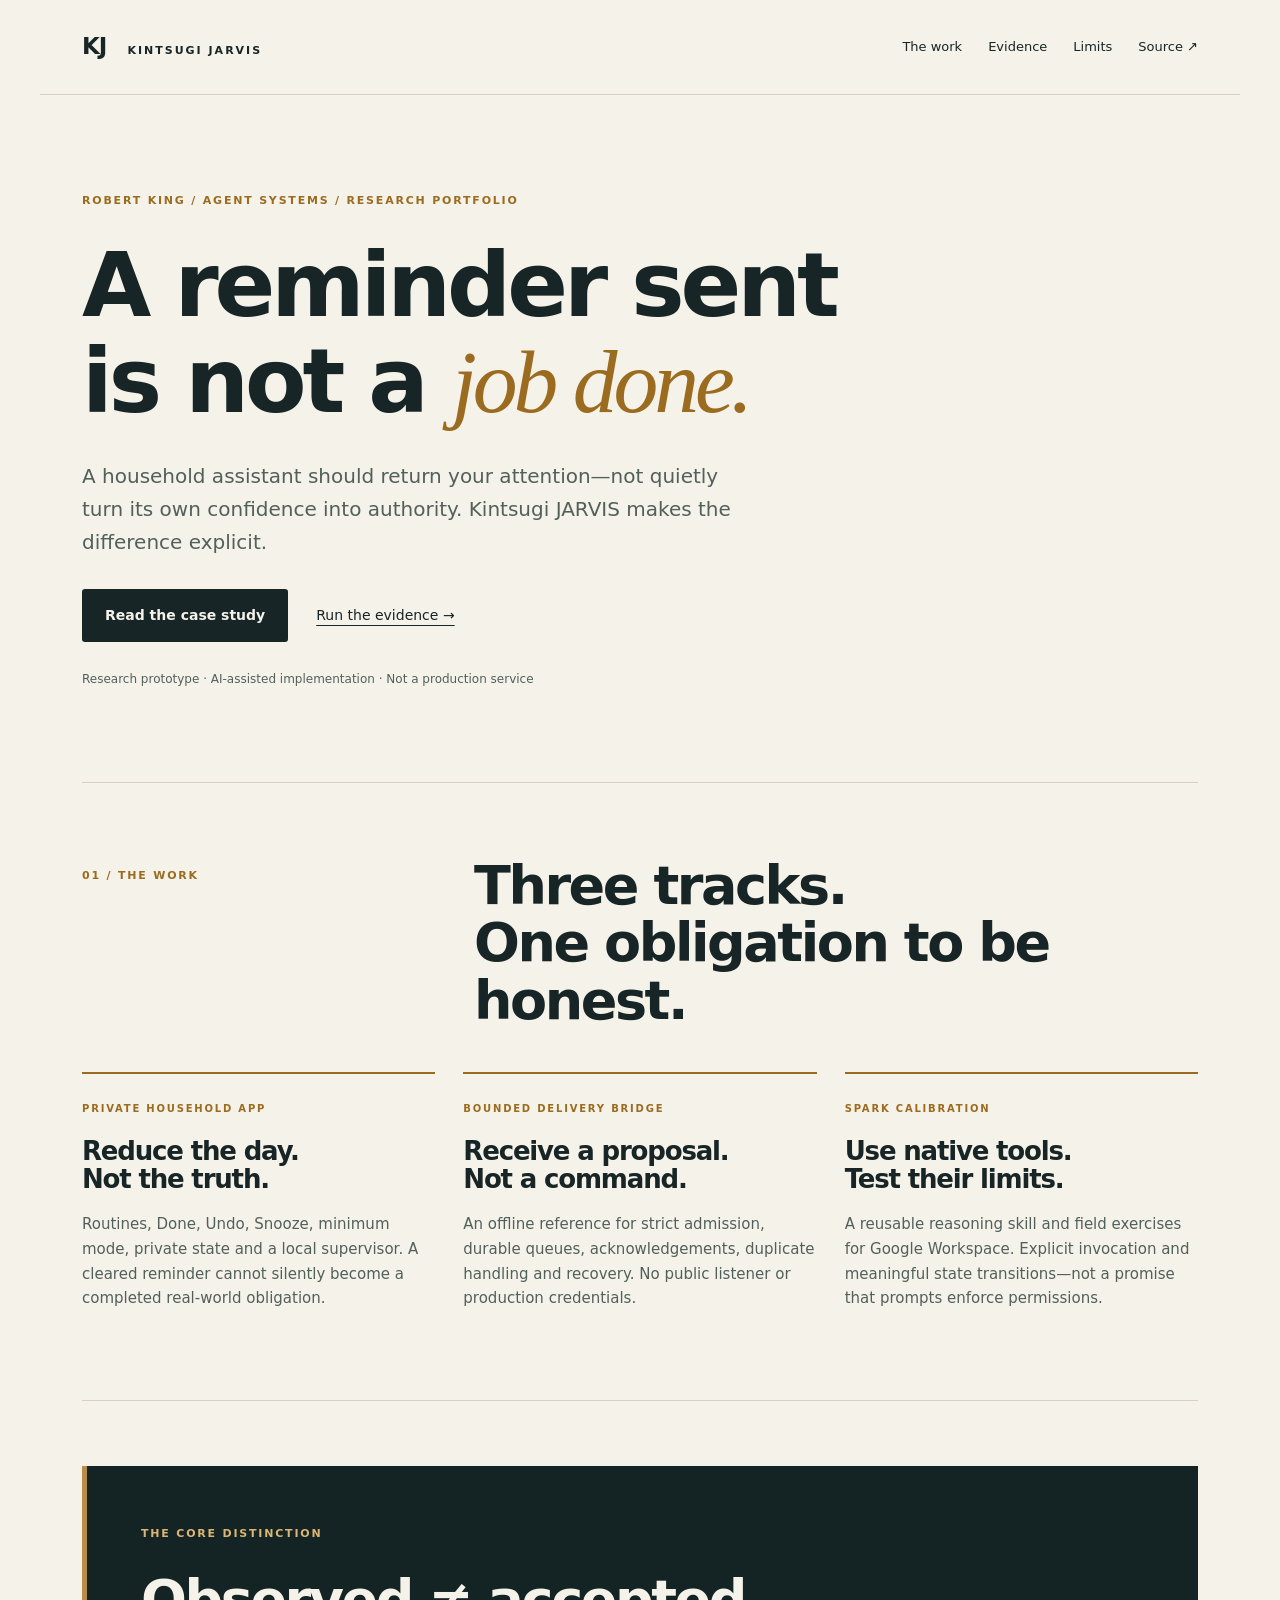
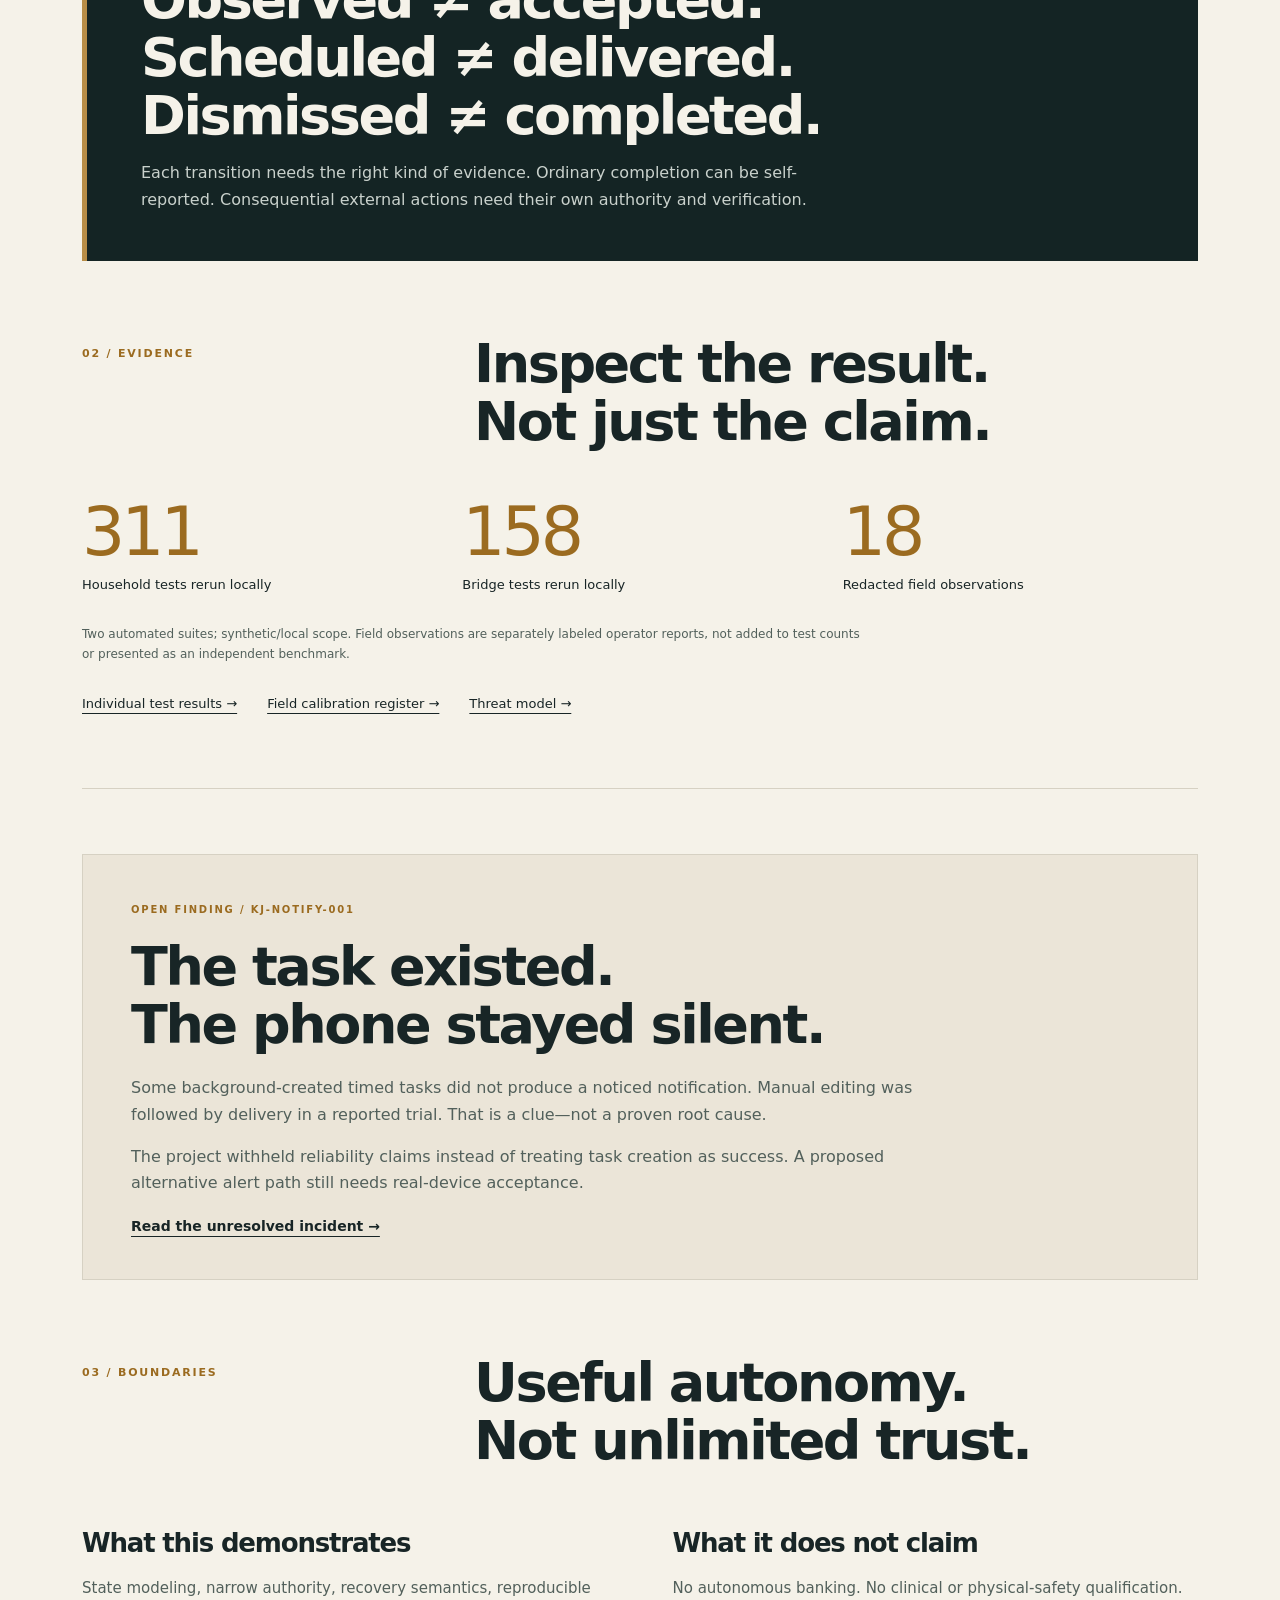
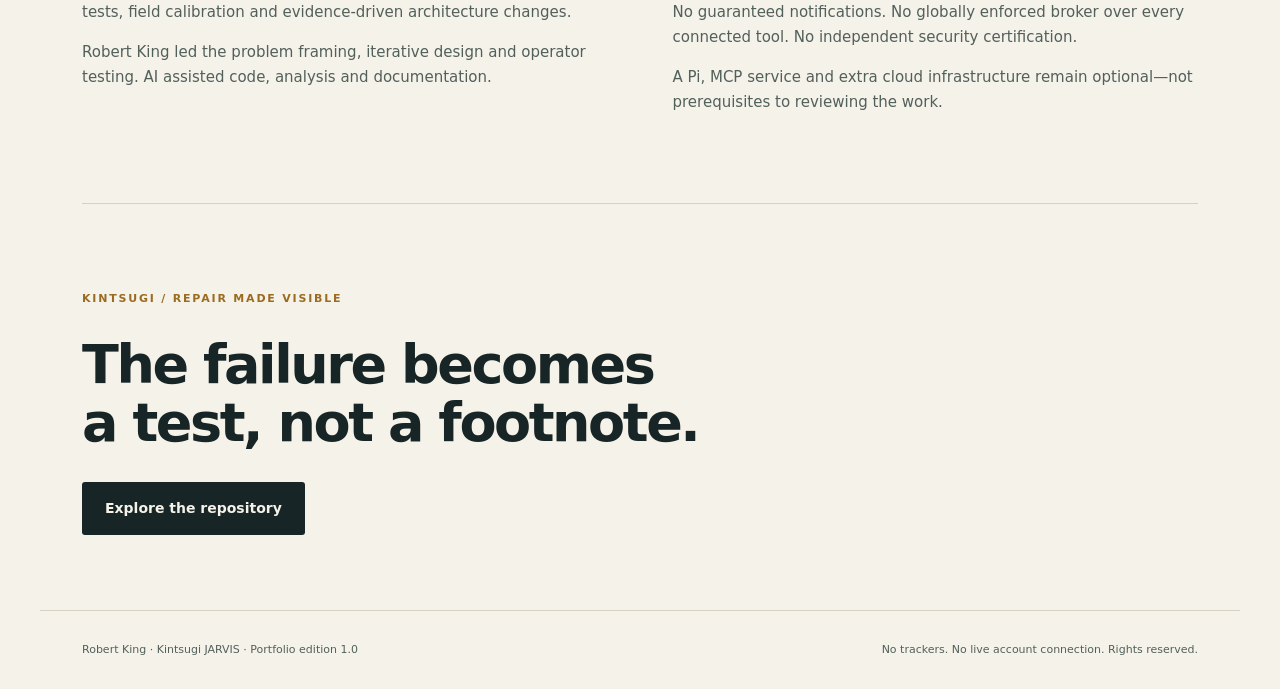
<file: site/index.html>
<!doctype html>
<html lang="en"><head><meta charset="utf-8"><meta name="viewport" content="width=device-width,initial-scale=1"><meta name="description" content="Kintsugi JARVIS: a governed household-agent research prototype by Robert King. Architecture, reproducible local evidence, and honest field failures."><title>Kintsugi JARVIS — Robert King</title><link rel="stylesheet" href="style.css"></head>
<body><a class="skip" href="#main">Skip to content</a>
<header><a class="brand" href="#">KJ <span>KINTSUGI JARVIS</span></a><nav aria-label="Main"><a href="#work">The work</a><a href="#evidence">Evidence</a><a href="#limits">Limits</a><a href="https://github.com/Kinrokin/KJ_-kintsugi_jarvis-">Source ↗</a></nav></header>
<main id="main"><section class="hero"><p class="eyebrow">ROBERT KING / AGENT SYSTEMS / RESEARCH PORTFOLIO</p><h1>A reminder sent<br>is not a <em>job done.</em></h1><p class="lead">A household assistant should return your attention—not quietly turn its own confidence into authority. Kintsugi JARVIS makes the difference explicit.</p><div class="actions"><a class="button" href="https://github.com/Kinrokin/KJ_-kintsugi_jarvis-/blob/main/docs/CASE_STUDY.md">Read the case study</a><a class="text-link" href="https://github.com/Kinrokin/KJ_-kintsugi_jarvis-/blob/main/docs/REPRODUCIBILITY.md">Run the evidence →</a></div><p class="status">Research prototype · AI-assisted implementation · Not a production service</p></section>
<section id="work" class="section"><div class="section-head"><span class="index">01 / THE WORK</span><h2>Three tracks.<br>One obligation to be honest.</h2></div><div class="cards"><article><span class="tag">PRIVATE HOUSEHOLD APP</span><h3>Reduce the day.<br>Not the truth.</h3><p>Routines, Done, Undo, Snooze, minimum mode, private state and a local supervisor. A cleared reminder cannot silently become a completed real-world obligation.</p></article><article><span class="tag">BOUNDED DELIVERY BRIDGE</span><h3>Receive a proposal.<br>Not a command.</h3><p>An offline reference for strict admission, durable queues, acknowledgements, duplicate handling and recovery. No public listener or production credentials.</p></article><article><span class="tag">SPARK CALIBRATION</span><h3>Use native tools.<br>Test their limits.</h3><p>A reusable reasoning skill and field exercises for Google Workspace. Explicit invocation and meaningful state transitions—not a promise that prompts enforce permissions.</p></article></div></section>
<section class="principle"><p class="eyebrow">THE CORE DISTINCTION</p><h2>Observed ≠ accepted.<br>Scheduled ≠ delivered.<br>Dismissed ≠ completed.</h2><p>Each transition needs the right kind of evidence. Ordinary completion can be self-reported. Consequential external actions need their own authority and verification.</p></section>
<section id="evidence" class="section"><div class="section-head"><span class="index">02 / EVIDENCE</span><h2>Inspect the result.<br>Not just the claim.</h2></div><div class="metrics"><div><strong>311</strong><span>Household tests rerun locally</span></div><div><strong>158</strong><span>Bridge tests rerun locally</span></div><div><strong>18</strong><span>Redacted field observations</span></div></div><p class="caption">Two automated suites; synthetic/local scope. Field observations are separately labeled operator reports, not added to test counts or presented as an independent benchmark.</p><div class="evidence-links"><a href="https://github.com/Kinrokin/KJ_-kintsugi_jarvis-/tree/main/evidence/reference">Individual test results →</a><a href="https://github.com/Kinrokin/KJ_-kintsugi_jarvis-/blob/main/docs/FIELD_CALIBRATION.md">Field calibration register →</a><a href="https://github.com/Kinrokin/KJ_-kintsugi_jarvis-/blob/main/docs/THREAT_MODEL.md">Threat model →</a></div></section>
<section class="incident"><span class="tag">OPEN FINDING / KJ-NOTIFY-001</span><h2>The task existed.<br>The phone stayed silent.</h2><p>Some background-created timed tasks did not produce a noticed notification. Manual editing was followed by delivery in a reported trial. That is a clue—not a proven root cause.</p><p>The project withheld reliability claims instead of treating task creation as success. A proposed alternative alert path still needs real-device acceptance.</p><a href="https://github.com/Kinrokin/KJ_-kintsugi_jarvis-/blob/main/docs/NOTIFICATION_INCIDENT.md">Read the unresolved incident →</a></section>
<section id="limits" class="section"><div class="section-head"><span class="index">03 / BOUNDARIES</span><h2>Useful autonomy.<br>Not unlimited trust.</h2></div><div class="split"><div><h3>What this demonstrates</h3><p>State modeling, narrow authority, recovery semantics, reproducible tests, field calibration and evidence-driven architecture changes.</p><p>Robert King led the problem framing, iterative design and operator testing. AI assisted code, analysis and documentation.</p></div><div><h3>What it does not claim</h3><p>No autonomous banking. No clinical or physical-safety qualification. No guaranteed notifications. No globally enforced broker over every connected tool. No independent security certification.</p><p>A Pi, MCP service and extra cloud infrastructure remain optional—not prerequisites to reviewing the work.</p></div></div></section>
<section class="closing"><p class="eyebrow">KINTSUGI / REPAIR MADE VISIBLE</p><h2>The failure becomes<br>a test, not a footnote.</h2><a class="button" href="https://github.com/Kinrokin/KJ_-kintsugi_jarvis-">Explore the repository</a></section></main>
<footer><span>Robert King · Kintsugi JARVIS · Portfolio edition 1.0</span><span>No trackers. No live account connection. Rights reserved.</span></footer></body></html>
</file>
<file: site/style.css>
:root{--ink:#182526;--paper:#f5f2e9;--gold:#9b6b20;--line:#d6d1c3;--muted:#52605b;--dark:#142424}*{box-sizing:border-box}html{scroll-behavior:smooth}body{margin:0;background:var(--paper);color:var(--ink);font-family:system-ui,-apple-system,BlinkMacSystemFont,"Segoe UI",sans-serif;line-height:1.65}a{color:inherit;text-underline-offset:5px}a:focus-visible{outline:3px solid var(--gold);outline-offset:5px}.skip{position:absolute;left:12px;top:-80px;background:var(--paper);padding:12px;z-index:9}.skip:focus{top:8px}header,main,footer{max-width:1200px;margin:auto}header{padding:28px 42px;display:flex;justify-content:space-between;align-items:center;border-bottom:1px solid var(--line)}.brand{font-weight:800;text-decoration:none;font-size:23px;letter-spacing:-1px}.brand span{font-size:11px;letter-spacing:2px;margin-left:14px}nav{display:flex;gap:26px;font-size:13px}nav a{text-decoration:none}main{padding:0 42px}.hero{padding:86px 0 80px;border-bottom:1px solid var(--line)}.eyebrow,.index,.tag{font-size:11px;font-weight:750;letter-spacing:1.8px}.eyebrow{color:var(--gold);margin-bottom:28px}h1,h2,h3{line-height:1.07;letter-spacing:-.045em;margin:0}h1{font-size:clamp(54px,7vw,96px);max-width:980px;font-weight:700}h1 em{font-family:Georgia,serif;font-weight:400;color:var(--gold)}.lead{font-size:20px;max-width:680px;color:var(--muted);margin:30px 0}.actions{display:flex;gap:28px;align-items:center;flex-wrap:wrap}.button{display:inline-block;background:var(--ink);color:var(--paper);padding:15px 23px;border-radius:3px;text-decoration:none;font-weight:650;font-size:14px}.text-link{font-size:14px}.status,.caption{font-size:12px;color:var(--muted)}.status{margin-top:28px}.section{padding:74px 0;border-bottom:1px solid var(--line)}.section-head{display:grid;grid-template-columns:1fr 2fr;gap:30px;margin-bottom:42px}.index{color:var(--gold);padding-top:10px}h2{font-size:clamp(34px,4.5vw,54px);font-weight:650}.cards{display:grid;grid-template-columns:repeat(3,1fr);gap:28px}.cards article{border-top:2px solid var(--gold);padding-top:20px}.tag{color:var(--gold);font-size:10px}h3{font-size:26px;font-weight:650;margin:18px 0}.cards p,.split p{color:var(--muted);font-size:15px}.principle{background:var(--dark);color:var(--paper);margin:65px 0 0;padding:48px 54px;border-left:5px solid #b88d47}.principle .eyebrow{color:#dbb573}.principle p:last-child{max-width:690px;color:#c9d1cc;font-size:16px;margin-bottom:0}.metrics{display:grid;grid-template-columns:repeat(3,1fr);gap:25px}.metrics strong{display:block;font-size:68px;line-height:1.15;color:var(--gold);font-weight:500;letter-spacing:-4px}.metrics span{font-size:13px}.caption{max-width:780px;margin-top:28px}.evidence-links{display:flex;gap:30px;flex-wrap:wrap;margin-top:28px;font-size:13px}.incident{margin-top:65px;background:#ebe5d8;border:1px solid var(--line);padding:40px 48px}.incident h2{margin:16px 0 22px}.incident p{max-width:790px;color:var(--muted)}.incident a{font-weight:600;font-size:14px}.split{display:grid;grid-template-columns:1fr 1fr;gap:65px}.closing{padding:75px 0}.closing .button{margin-top:30px}footer{padding:30px 42px;border-top:1px solid var(--line);font-size:11px;color:var(--muted);display:flex;justify-content:space-between;gap:20px}@media(max-width:700px){header{padding:22px 22px;align-items:flex-start;gap:15px}.brand span{display:none}nav{gap:14px;font-size:11px}main{padding:0 22px}.hero{padding:56px 0}.lead{font-size:18px}.section{padding:45px 0}.section-head,.cards,.split{grid-template-columns:1fr;gap:22px}.section-head{margin-bottom:30px}.principle{padding:32px 24px;margin-top:40px}.metrics{gap:16px}.metrics strong{font-size:46px}.metrics span{font-size:11px}.incident{padding:30px 24px;margin-top:40px}.closing{padding:48px 0}footer{padding:22px;flex-direction:column}.evidence-links{gap:16px}.eyebrow{font-size:10px;letter-spacing:1.3px}}@media(prefers-reduced-motion:reduce){html{scroll-behavior:auto}}@media print{header nav,.actions,.button{display:none}body{background:#fff}main,header,footer{max-width:none}.hero,.section,.closing{padding:28px 0}.principle{color:var(--ink);background:#f1f1f1}.principle p:last-child{color:var(--ink)}a{overflow-wrap:anywhere}.incident,.cards article{break-inside:avoid}}
</file>
